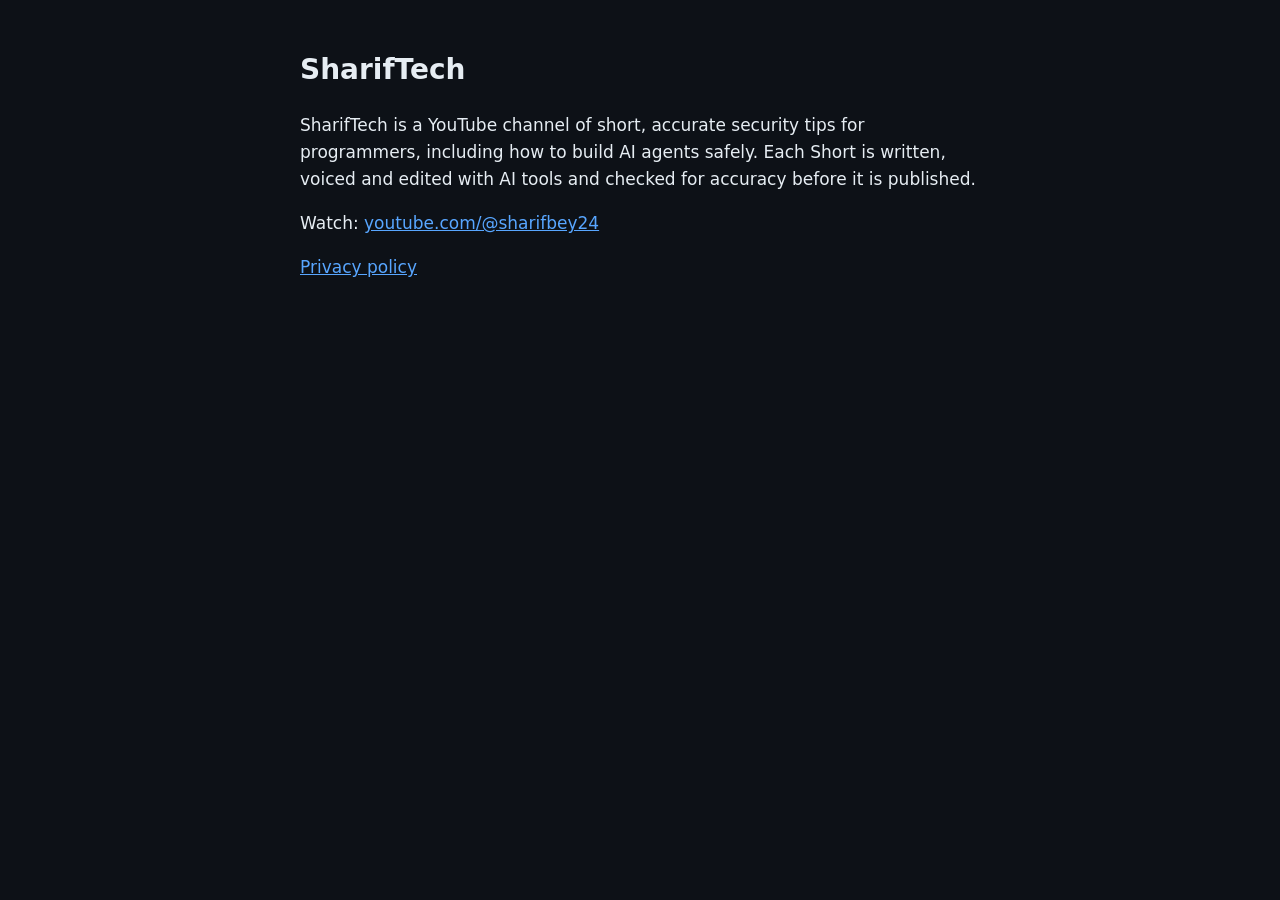
<file: index.html>
<!doctype html>
<html lang="en"><head><meta charset="utf-8"><meta name="viewport" content="width=device-width,initial-scale=1">
<title>SharifTech</title><link rel="stylesheet" href="style.css"></head>
<body>
<h1>SharifTech</h1>
<p>SharifTech is a YouTube channel of short, accurate security tips for programmers, including how to build AI agents safely.
Each Short is written, voiced and edited with AI tools and checked for accuracy before it is published.</p>
<p>Watch: <a href="https://www.youtube.com/@sharifbey24">youtube.com/@sharifbey24</a></p>
<p><a href="privacy.html">Privacy policy</a></p>
</body></html>
</file>
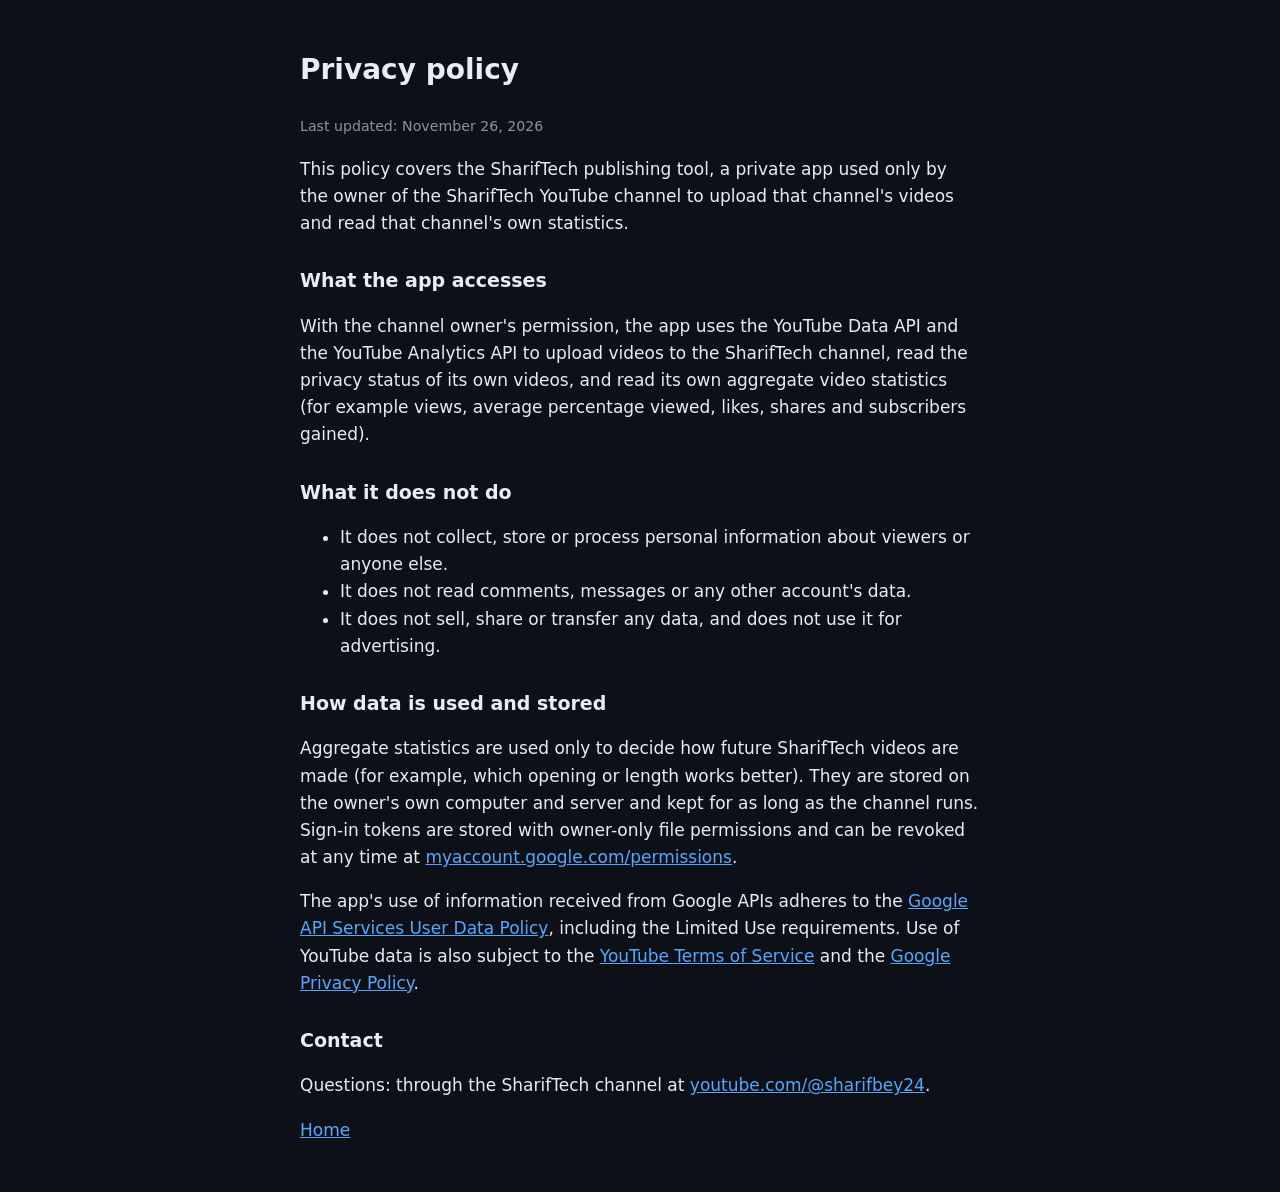
<file: privacy.html>
<!doctype html>
<html lang="en"><head><meta charset="utf-8"><meta name="viewport" content="width=device-width,initial-scale=1">
<title>SharifTech privacy policy</title><link rel="stylesheet" href="style.css"></head>
<body>
<h1>Privacy policy</h1>
<p><small>Last updated: November 26, 2026</small></p>
<p>This policy covers the SharifTech publishing tool, a private app used only by the owner of the SharifTech
YouTube channel to upload that channel's videos and read that channel's own statistics.</p>
<h2>What the app accesses</h2>
<p>With the channel owner's permission, the app uses the YouTube Data API and the YouTube Analytics API to
upload videos to the SharifTech channel, read the privacy status of its own videos, and read its own
aggregate video statistics (for example views, average percentage viewed, likes, shares and subscribers gained).</p>
<h2>What it does not do</h2>
<ul>
<li>It does not collect, store or process personal information about viewers or anyone else.</li>
<li>It does not read comments, messages or any other account's data.</li>
<li>It does not sell, share or transfer any data, and does not use it for advertising.</li>
</ul>
<h2>How data is used and stored</h2>
<p>Aggregate statistics are used only to decide how future SharifTech videos are made (for example, which
opening or length works better). They are stored on the owner's own computer and server and kept for as long
as the channel runs. Sign-in tokens are stored with owner-only file permissions and can be revoked at any time at
<a href="https://myaccount.google.com/permissions">myaccount.google.com/permissions</a>.</p>
<p>The app's use of information received from Google APIs adheres to the
<a href="https://developers.google.com/terms/api-services-user-data-policy">Google API Services User Data Policy</a>,
including the Limited Use requirements. Use of YouTube data is also subject to the
<a href="https://www.youtube.com/t/terms">YouTube Terms of Service</a> and the
<a href="https://policies.google.com/privacy">Google Privacy Policy</a>.</p>
<h2>Contact</h2>
<p>Questions: through the SharifTech channel at <a href="https://www.youtube.com/@sharifbey24">youtube.com/@sharifbey24</a>.</p>
<p><a href="index.html">Home</a></p>
</body></html>
</file>
<file: style.css>
body{font:17px/1.6 system-ui,-apple-system,sans-serif;max-width:680px;margin:48px auto;padding:0 20px;color:#e6edf3;background:#0d1117}
a{color:#58a6ff}h1{font-size:28px}h2{font-size:19px;margin-top:28px}small{color:#8b949e}
</file>
